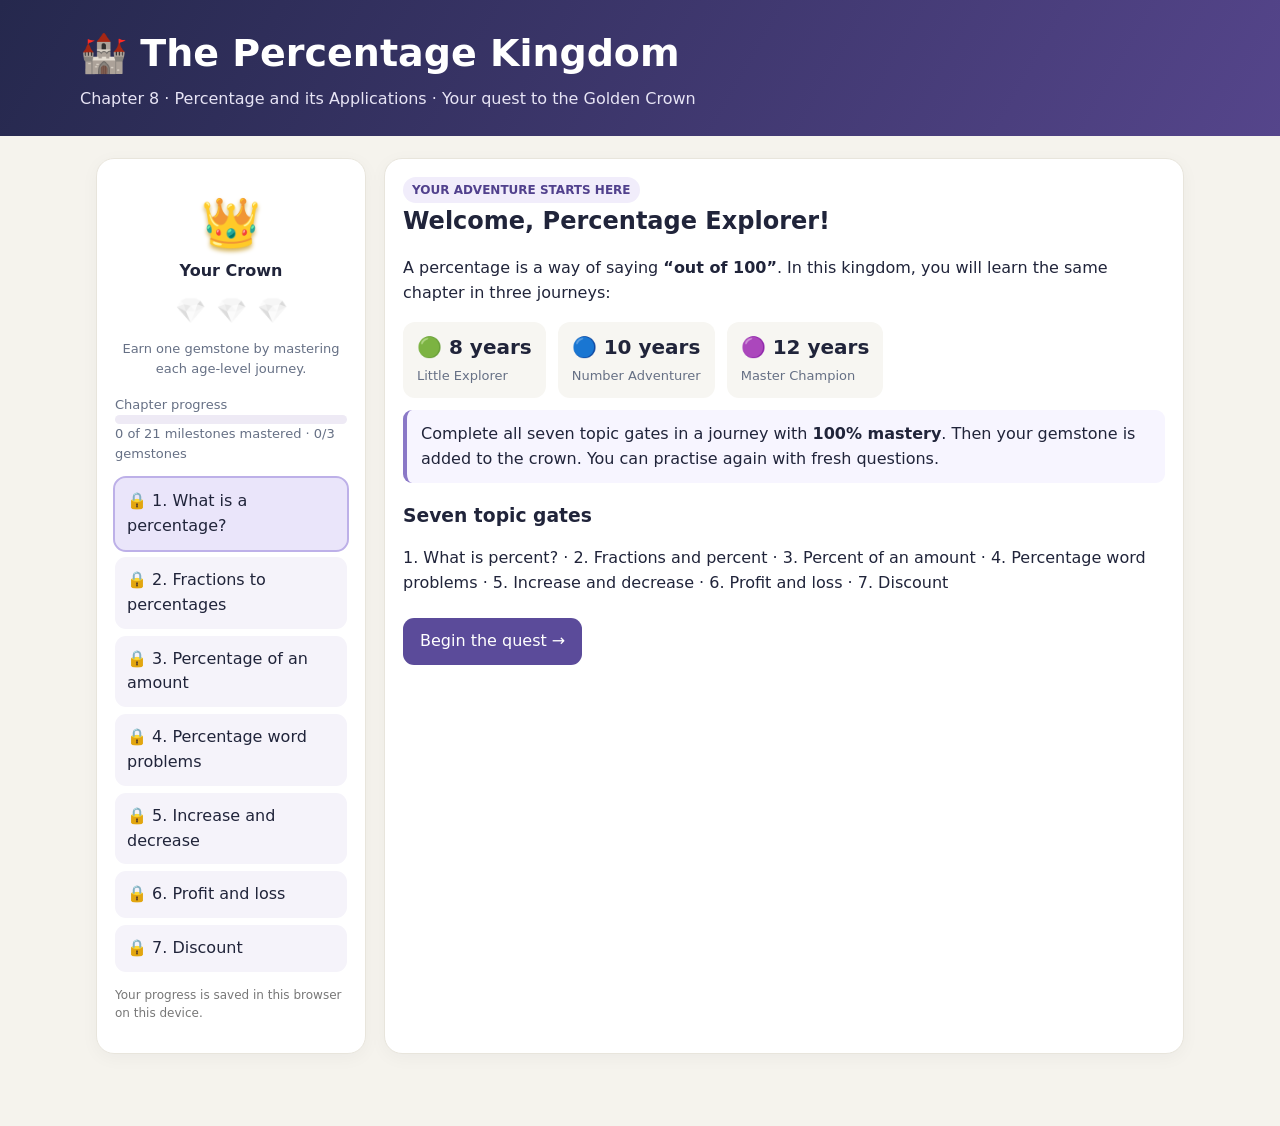
<file: index1.html>
<!doctype html>
<html lang="en">
<head>
<meta charset="utf-8"><meta name="viewport" content="width=device-width,initial-scale=1">
<title>The Percentage Kingdom | Chapter 8</title>
<style>
:root{--ink:#20243a;--muted:#667085;--paper:#fffdf7;--purple:#5b4b9a;--gold:#e5ad37;--mint:#dff4e8;--line:#e8e5dc;--pink:#fbe6eb}
*{box-sizing:border-box}body{margin:0;background:#f5f3ed;color:var(--ink);font:16px/1.55 system-ui,-apple-system,Segoe UI,sans-serif}
header{background:linear-gradient(120deg,#25284d,#55458b);color:white;padding:24px max(20px,calc((100% - 1120px)/2));}
header h1{font-size:clamp(25px,4vw,38px);margin:0 0 4px}header p{margin:0;color:#e7e4f5}
main{max-width:1120px;margin:22px auto;padding:0 16px 50px;display:grid;grid-template-columns:270px 1fr;gap:18px}
aside,.panel{background:white;border:1px solid var(--line);border-radius:18px;padding:18px;box-shadow:0 4px 18px #24213a0a}
aside{align-self:start;position:sticky;top:12px}.crown{text-align:center;padding:8px 0 16px}.crown .emoji{font-size:48px;filter:drop-shadow(0 3px 2px #d5b45b)}
.gems{display:flex;justify-content:center;gap:10px;margin:8px}.gem{font-size:25px;opacity:.25;filter:grayscale(1)}.gem.earned{opacity:1;filter:none;animation:shine 1.7s infinite alternate}
@keyframes shine{from{filter:drop-shadow(0 0 1px #fff)}to{filter:drop-shadow(0 0 9px #ffc94a) brightness(1.25)}}
.progress{height:9px;background:#eeeaf5;border-radius:20px;overflow:hidden}.progress span{display:block;height:100%;background:linear-gradient(90deg,#72c79c,#e6b847);width:0}
.small{font-size:13px;color:var(--muted)}nav{display:grid;gap:7px;margin-top:14px}nav button,.btn{border:0;border-radius:11px;padding:11px 12px;text-align:left;background:#f5f3fa;color:var(--ink);cursor:pointer;font:inherit}
nav button.active{background:#eae5fa;outline:2px solid #bdb0e8}button:disabled{opacity:.45;cursor:not-allowed}
.content{display:grid;gap:16px}.panel h2{margin:0 0 8px;font-size:24px}.panel h3{margin:18px 0 6px}.tag{display:inline-block;background:#f1edfb;color:#51418d;padding:4px 9px;border-radius:20px;font-size:12px;font-weight:700}
.levels{display:flex;gap:8px;flex-wrap:wrap;margin:12px 0}.levels button{background:#f2f0eb;border:1px solid var(--line);padding:9px 13px;border-radius:30px;cursor:pointer}.levels button.active{background:#51418d;color:white}
.callout{background:#f7f5ff;border-left:4px solid #8a78c7;padding:12px 14px;border-radius:9px;margin:12px 0}
.diagram{display:flex;align-items:center;justify-content:center;gap:8px;flex-wrap:wrap;margin:15px 0;padding:15px;background:#fbfaf6;border-radius:12px}
.unit{width:38px;height:38px;border-radius:8px;background:#e8e5f0;border:1px solid #d5d0e2}.unit.on{background:#75c99d;border-color:#55aa7d}
.steps{padding-left:22px}.steps li{margin:7px 0}.practice{background:#fffaf0;border:1px solid #f1dfb7;border-radius:14px;padding:16px}
input[type=number],input[type=text]{padding:11px;border:1px solid #cfcbdc;border-radius:9px;font:inherit;width:min(100%,220px)}
.btn{background:var(--purple);color:white;text-align:center;padding:11px 17px;margin:6px 5px 0 0}.btn.secondary{background:#eeeaf5;color:#39334f}
.feedback{margin-top:10px;font-weight:650}.good{color:#18824f}.bad{color:#b44747}.muted{color:var(--muted)}
.row{display:flex;gap:12px;align-items:center;flex-wrap:wrap}.stat{background:#f7f6f2;border-radius:12px;padding:10px 14px;min-width:110px}.stat b{display:block;font-size:20px}
.lock{color:#a19bad;font-size:12px}.hidden{display:none}.footer{font-size:12px;color:#777;margin-top:14px}
@media(max-width:760px){main{grid-template-columns:1fr}aside{position:static}.crown{padding-bottom:4px}nav{grid-template-columns:repeat(2,minmax(0,1fr))}}
</style></head>
<body>
<header><h1>🏰 The Percentage Kingdom</h1><p>Chapter 8 · Percentage and its Applications · Your quest to the Golden Crown</p></header>
<main>
<aside>
 <div class="crown"><div class="emoji">👑</div><b>Your Crown</b><div class="gems"><span id="gem0" class="gem">💎</span><span id="gem1" class="gem">💎</span><span id="gem2" class="gem">💎</span></div><div class="small">Earn one gemstone by mastering each age-level journey.</div></div>
 <div class="small">Chapter progress</div><div class="progress"><span id="overall"></span></div><div class="small" id="progressText">0 of 21 milestones mastered</div>
 <nav id="nav"></nav>
 <p class="footer">Your progress is saved in this browser on this device.</p>
</aside>
<section class="content">
 <div class="panel" id="welcome">
  <span class="tag">YOUR ADVENTURE STARTS HERE</span><h2>Welcome, Percentage Explorer!</h2>
  <p>A percentage is a way of saying <b>“out of 100”</b>. In this kingdom, you will learn the same chapter in three journeys:</p>
  <div class="row"><div class="stat"><b>🟢 8 years</b><span class="small">Little Explorer</span></div><div class="stat"><b>🔵 10 years</b><span class="small">Number Adventurer</span></div><div class="stat"><b>🟣 12 years</b><span class="small">Master Champion</span></div></div>
  <div class="callout">Complete all seven topic gates in a journey with <b>100% mastery</b>. Then your gemstone is added to the crown. You can practise again with fresh questions.</div>
  <h3>Seven topic gates</h3><p>1. What is percent? · 2. Fractions and percent · 3. Percent of an amount · 4. Percentage word problems · 5. Increase and decrease · 6. Profit and loss · 7. Discount</p>
  <button class="btn" onclick="openTopic(0)">Begin the quest →</button>
 </div>
 <div class="panel hidden" id="lesson"></div>
</section></main>
<script>
const topics=[
 {name:"What is a percentage?",source:"A fraction whose denominator is 100 is called percent.",teach:[
 ["Imagine 100 little squares. If 25 are coloured, that is 25 out of 100 — or 25%.","25% means 25 of every 100. Think of a 100-square chocolate bar: colour 25 squares.","Percent means per hundred. Write a percentage as a fraction over 100: p% = p/100."],
 ["25% is one quarter. If 1 out of 4 equal parts is selected, that is 25%.","25/100 simplifies to 1/4. 50% = 1/2 and 75% = 3/4.","Convert percent to fraction by writing it over 100 and simplifying. To compare, express values in a common form."]
 ],method:["Percent means 'out of 100'.","The symbol % is read as 'percent'.","For example, 40% means 40/100." ]},
 {name:"Fractions to percentages",source:"To convert a fraction into percent, make its denominator 100. Multiply numerator and denominator by the same number.",teach:[
 ["A fraction is a part of a whole. To make it a percentage, ask: how many parts would it be out of 100?","Multiply the fraction by 100. For example, 3/4 = 75%.","Use (numerator ÷ denominator) × 100. To change p% to a fraction, write p/100 and simplify."],
 ["For 1/2, make 100 by multiplying top and bottom by 50: 50/100 = 50%.","For 3/5, multiply top and bottom by 20: 60/100 = 60%.","If the denominator does not divide 100 neatly, calculate numerator ÷ denominator × 100. Decimal answers may be approximate."]
 ],method:["To convert a fraction to percent: (fraction) × 100%.","To convert percent to fraction: write it over 100, then simplify.","Example: 45% = 45/100 = 9/20."]},
 {name:"Percentage of an amount",source:"Find a specific percent of a given amount by multiplying the amount by the percent and dividing by 100.",teach:[
 ["If you have 10 sweets and 50% are red, half are red: 5 sweets.","Find 10% by dividing by 10. Find 50% by halving. Find 25% by quartering.","Use amount × percent ÷ 100. Example: 15% of ₹1,500 = 1,500 × 15 ÷ 100 = ₹225."],
 ["25% means one quarter. So 25% of 240 = 240 ÷ 4 = 60.","Convert the percent to a fraction or multiply by the percent and divide by 100.","To find the whole when a part and its percent are known: whole = part × 100 ÷ percent."],
 ["Choose a shortcut when possible, or use amount × rate/100.","For reverse percentage, identify the known part and its rate before rearranging.","Check by calculating the percentage of your answer; it should return the given part."]
 ],method:["Write the amount.","Multiply by the percentage number.","Divide by 100."]},
 {name:"Percentage word problems",source:"The chapter uses percentage to compare a part with a whole, including marks and quantities.",teach:[
 ["If 2 out of 10 balloons are blue, 2/10 are blue. That is 20%.","Ask: what is the part? What is the whole? Then compare them.","Required percentage = (part ÷ whole) × 100."],
 ["Example: 45 rupees out of 75 rupees. 45 ÷ 75 × 100 = 60%.","Keep units the same when comparing quantities (kg with kg, rupees with rupees).","For marks: percentage = marks obtained ÷ maximum marks × 100."],
 ["Read the question and identify the unknown: part, whole, or percentage.","If percentage and part are known: whole = part × 100 ÷ percentage.","If whole and percentage are known: part = whole × percentage ÷ 100."]
 ],method:["Find the part and the whole.","Divide part by whole.","Multiply by 100 and include the % sign."]},
 {name:"Increase and decrease",source:"The chapter applies percentage to increases and reductions, including reverse comparisons.",teach:[
 ["A price goes up when it increases and goes down when it decreases.","10% of 100 is 10. A 10% increase makes 110; a 10% decrease makes 90.","New amount after increase = original × (100 + rate)/100. After decrease = original × (100 − rate)/100."],
 ["Start with 100. A 20% increase gives 120; a 20% decrease gives 80.","A percentage change is calculated using the original amount as the base.","For a reverse problem, undo the multiplier: original = new amount × 100 ÷ (100 ± rate)."],
 ["If x is 20% more than y, take y = 100, so x = 120. Then compare y with x: 100/120 × 100 = 83⅓%.","A 20% increase followed by a 20% decrease does not return to the starting value.","Write the base clearly. '20% of the original' and '20% of the new value' are different."]
 ],method:["Calculate the percentage change.","Add it to the original for an increase, or subtract for a decrease.","For reverse questions, divide by the appropriate multiplier."]},
 {name:"Profit and loss",source:"Cost price (CP), selling price (SP), overhead charges, profit/loss amount and percentages. Profit/loss percentage is based on cost price.",teach:[
 ["If you buy a toy for ₹10 and sell it for ₹12, you gain ₹2. That is profit.","If you buy for ₹10 and sell for ₹8, you lose ₹2. That is loss.","Profit = SP − CP. Loss = CP − SP."],
 ["Profit% = profit ÷ CP × 100. Loss% = loss ÷ CP × 100.","If CP is ₹100 and profit is 10%, SP is ₹110.","SP at profit = CP × (100 + profit%)/100. SP at loss = CP × (100 − loss%)/100."],
 ["Include overhead/repair charges in the effective cost where the problem requires it.","If SP and profit/loss rate are known, reverse the formula to find CP.","Check the base: profit and loss percentages are calculated on cost price, not selling price."]
 ],method:["Find CP and SP.","Compare: SP above CP = profit; SP below CP = loss.","Divide profit/loss by CP and multiply by 100."]},
 {name:"Discount",source:"Marked price is the printed price. Discount is the reduction. The amount paid is the selling price. Discount percentage is based on marked price.",teach:[
 ["A shop label says ₹100. The shop gives ₹10 off. You pay ₹90.","Marked price (MP) is the label price. Discount is the amount taken off. Selling price is what you pay.","Discount = MP − SP. Selling price = MP − discount."],
 ["15% off ₹1,200 means discount = ₹180, so the customer pays ₹1,020.","Discount% = discount ÷ marked price × 100.","Selling price after discount = MP × (100 − discount%)/100."],
 ["Example: MP ₹1,150 and SP ₹950. Discount = ₹200; discount% = 200/1,150 × 100 ≈ 17.4%.","The marked price is the base for discount percentage.","Check: marked price minus discount should equal selling price."]
 ],method:["Find marked price and selling price or discount rate.","Discount = marked price − selling price.","Discount% = discount ÷ marked price × 100."]}
];
const ageNames=["Little Explorer","Number Adventurer","Master Champion"];
const state=JSON.parse(localStorage.getItem("pctKingdom")||'{"done":{},"best":{}}');
let currentTopic=0,currentAge=0,questions=[],qIndex=0,correct=0,answered=false;
const $=id=>document.getElementById(id);
function save(){localStorage.setItem("pctKingdom",JSON.stringify(state));renderNav();updateCrown()}
function key(){return currentAge+"-"+currentTopic}
function completed(k){return !!state.done[k]}
function renderNav(){
 const nav=$("nav");nav.innerHTML="";
 topics.forEach((t,i)=>{let b=document.createElement("button");b.textContent=(completed(currentAge+"-"+i)?"💎 ":"🔒 ") +(i+1)+". "+t.name;b.className=i===currentTopic?"active":"";b.onclick=()=>openTopic(i);nav.appendChild(b)});
}
function updateCrown(){
 let count=0;for(let a=0;a<3;a++){let all=topics.every((_,i)=>state.done[a+"-"+i]);$("gem"+a).classList.toggle("earned",all);if(all)count++}
 let done=Object.keys(state.done).length;$("overall").style.width=(done/21*100)+"%";$("progressText").textContent=done+" of 21 milestones mastered · "+count+"/3 gemstones";
}
function openTopic(i){
 currentTopic=i;$("welcome").classList.add("hidden");$("lesson").classList.remove("hidden");renderNav();renderLesson();
}
function renderLesson(){
 let t=topics[currentTopic],done=completed(key()),el=$("lesson");
 el.innerHTML=`<span class="tag">TOPIC ${currentTopic+1} OF 7</span><h2>${t.name}</h2><p class="muted">Source focus: ${t.source}</p>
 <div class="levels">${ageNames.map((n,i)=>`<button class="${i===currentAge?'active':''}" onclick="setAge(${i})">${['🟢','🔵','🟣'][i]} ${n} · Age ${[8,10,12][i]}</button>`).join('')}</div>
 <h3>1. Discover and understand</h3><div class="callout">${t.teach[currentAge][0]}</div>
 <h3>2. Learn it step by step</h3><p>${t.teach[currentAge][1]}</p><p>${t.teach[currentAge][2]}</p>
 <div class="diagram">${Array.from({length:10},(_,i)=>`<span class="unit ${i<5?'on':''}"></span>`).join('')}<span class="small">5 of 10 equal parts = 50%. The same proportion is 50 of 100 = 50%.</span></div>
 <h3>3. Remember the method</h3><ol class="steps">${t.method.map(s=>`<li>${s}</li>`).join('')}</ol>
 <div class="practice"><h3>4. Mastery challenge</h3><p>Answer 5 fresh questions. You need <b>5 out of 5 (100%)</b> to master this gate. If you miss one, practise a new round.</p><div id="quiz"></div></div>
 <p class="footer">${done?'💎 This topic is mastered. You can practise again to strengthen your skills.':'This gate is not yet mastered. Keep practising until you score 100%.'}</p>`;
 startRound();
}
function setAge(a){currentAge=a;renderNav();renderLesson()}
const rnd=(a,b)=>Math.floor(Math.random()*(b-a+1))+a;
function makeQ(){
 let t=currentTopic, a=currentAge, x,y,p,ans,question,ex;
 if(t===0){p=[10,20,25,50,75][rnd(0,4)];question=a===0?`There are 100 stars. ${p} are gold. How many percent are gold?`:`What does ${p}% mean out of 100?`;ans=p;ex=`${p}% means ${p} out of 100.`}
 else if(t===1){
  let sets=[[ [1,2,50],[1,4,25],[3,4,75],[1,5,20],[3,5,60] ],[[1,2,50],[3,5,60],[7,10,70],[9,20,45],[1,4,25]],[[3,8,37.5],[7,20,35],[9,25,36],[11,40,27.5],[13,50,26]]][a];
  let s=sets[rnd(0,sets.length-1)];question=`Convert ${s[0]}/${s[1]} into a percentage.`;ans=s[2];ex=`${s[0]} ÷ ${s[1]} × 100 = ${s[2]}%.`;
 }else if(t===2){p=[10,15,20,25,40,50,60][rnd(0,6)];x=[80,120,150,200,240,500,1500][rnd(0,6)];ans=x*p/100;question=`Find ${p}% of ${x}.`;ex=`${x} × ${p} ÷ 100 = ${ans}.`}
 else if(t===3){y=[40,50,60,75,80,100,120,150,200][rnd(0,8)];p=[20,25,30,40,50,60,75][rnd(0,6)];x=y*p/100;question=`${x} is what percentage of ${y}?`;ans=p;ex=`(${x} ÷ ${y}) × 100 = ${p}%.`}
 else if(t===4){p=[10,15,20,25,30][rnd(0,4)];x=[100,200,400,500,800,1000][rnd(0,5)];let inc=rnd(0,1)===1;ans=x*(100+(inc?p:-p))/100;question=`An amount of ${x} ${inc?'increases':'decreases'} by ${p}%. What is the new amount?`;ex=`${x} × ${inc?100+p:100-p} ÷ 100 = ${ans}.`}
 else if(t===5){p=[5,10,15,20,25][rnd(0,4)];x=[100,200,400,500,800,1000][rnd(0,5)];let profit=rnd(0,1)===1;ans=x*(100+(profit?p:-p))/100;question=`An item costs ₹${x}. It is sold at a ${p}% ${profit?'profit':'loss'}. Find its selling price.`;ex=`SP = CP × (${profit?100+p:100-p}) ÷ 100 = ₹${ans}.`}
 else {p=[5,10,15,20,25,30][rnd(0,5)];x=[200,400,500,800,1000,1200,1500][rnd(0,6)];ans=x*(100-p)/100;question=`The marked price is ₹${x}. A discount of ${p}% is given. Find the selling price.`;ex=`Discount = ${x} × ${p} ÷ 100. Selling price = ${x} − discount = ₹${ans}.`}
 if(a===2 && t===5){/* tougher level still same concept; reverse CP */}
 if(a===2 && t===2 && rnd(0,1)){let pct=[20,25,40,50][rnd(0,3)],part=[40,50,60,80,100,120][rnd(0,5)];let whole=part*100/pct;question=`${part} is ${pct}% of what number?`;ans=whole;ex=`Whole = part × 100 ÷ percent = ${part} × 100 ÷ ${pct} = ${whole}.`}
 return {question,ans,ex};
}
function startRound(){questions=Array.from({length:5},makeQ);qIndex=0;correct=0;answered=false;showQ()}
function showQ(){
 const q=questions[qIndex],box=$("quiz");if(!q){box.innerHTML="";return}
 box.innerHTML=`<div class="row"><span class="tag">QUESTION ${qIndex+1} / 5</span><span class="small">Correct: ${correct}</span></div><h3>${q.question}</h3><input id="answer" type="number" step="any" placeholder="Type your answer" onkeydown="if(event.key==='Enter')checkAnswer()"><div><button class="btn" onclick="checkAnswer()">Check answer</button><button class="btn secondary" onclick="hint()">Hint</button></div><div id="feedback" class="feedback"></div><div class="progress" style="margin-top:14px"><span style="width:${qIndex/5*100}%"></span></div>`;
}
function hint(){$("feedback").innerHTML="Hint: "+(currentTopic===0?"Remember: percent means out of 100.":currentTopic===1?"Divide the numerator by the denominator, then multiply by 100.":currentTopic===2?"Multiply the amount by the percentage, then divide by 100.":currentTopic===3?"Divide the part by the whole, then multiply by 100.":currentTopic===4?"Use original amount × (100 ± rate) ÷ 100.":currentTopic===5?"Profit or loss percentage is based on cost price.":"Discount percentage is based on marked price.");}
function checkAnswer(){
 if(answered)return;let v=Number($("answer").value);if($("answer").value.trim()===""){ $("feedback").textContent="Enter an answer first.";return}
 let q=questions[qIndex],ok=Math.abs(v-q.ans)<0.011;answered=true;if(ok)correct++;
 $("feedback").innerHTML=ok?'<span class="good">Correct! ⭐</span>':`<span class="bad">Not quite.</span> ${q.ex}`;
 $("quiz").insertAdjacentHTML("beforeend",`<button class="btn" onclick="nextQ()">${qIndex===4?'See result':'Next question →'}</button>`);
}
function nextQ(){
 qIndex++;answered=false;if(qIndex<5){showQ();return}
 const box=$("quiz");if(correct===5){state.done[key()]=true;save();box.innerHTML=`<h3 class="good">🏆 Gate mastered! 100%</h3><p>You answered all five questions correctly. This topic is now complete for the ${ageNames[currentAge]} journey.</p><button class="btn" onclick="nextTopic()">Next topic →</button><button class="btn secondary" onclick="startRound()">Practise again</button>`}
 else{box.innerHTML=`<h3>Score: ${correct}/5 · ${correct*20}%</h3><p>You need 100% to open this gate. No problem — every new round gives you fresh questions.</p><button class="btn" onclick="startRound()">Try a fresh round</button>`}
 renderNav();updateCrown();
}
function nextTopic(){let n=topics.findIndex((_,i)=>i>currentTopic&&!completed(currentAge+"-"+i));if(n<0)n=0;openTopic(n)}
renderNav();updateCrown();
</script></body></html>
</file>
